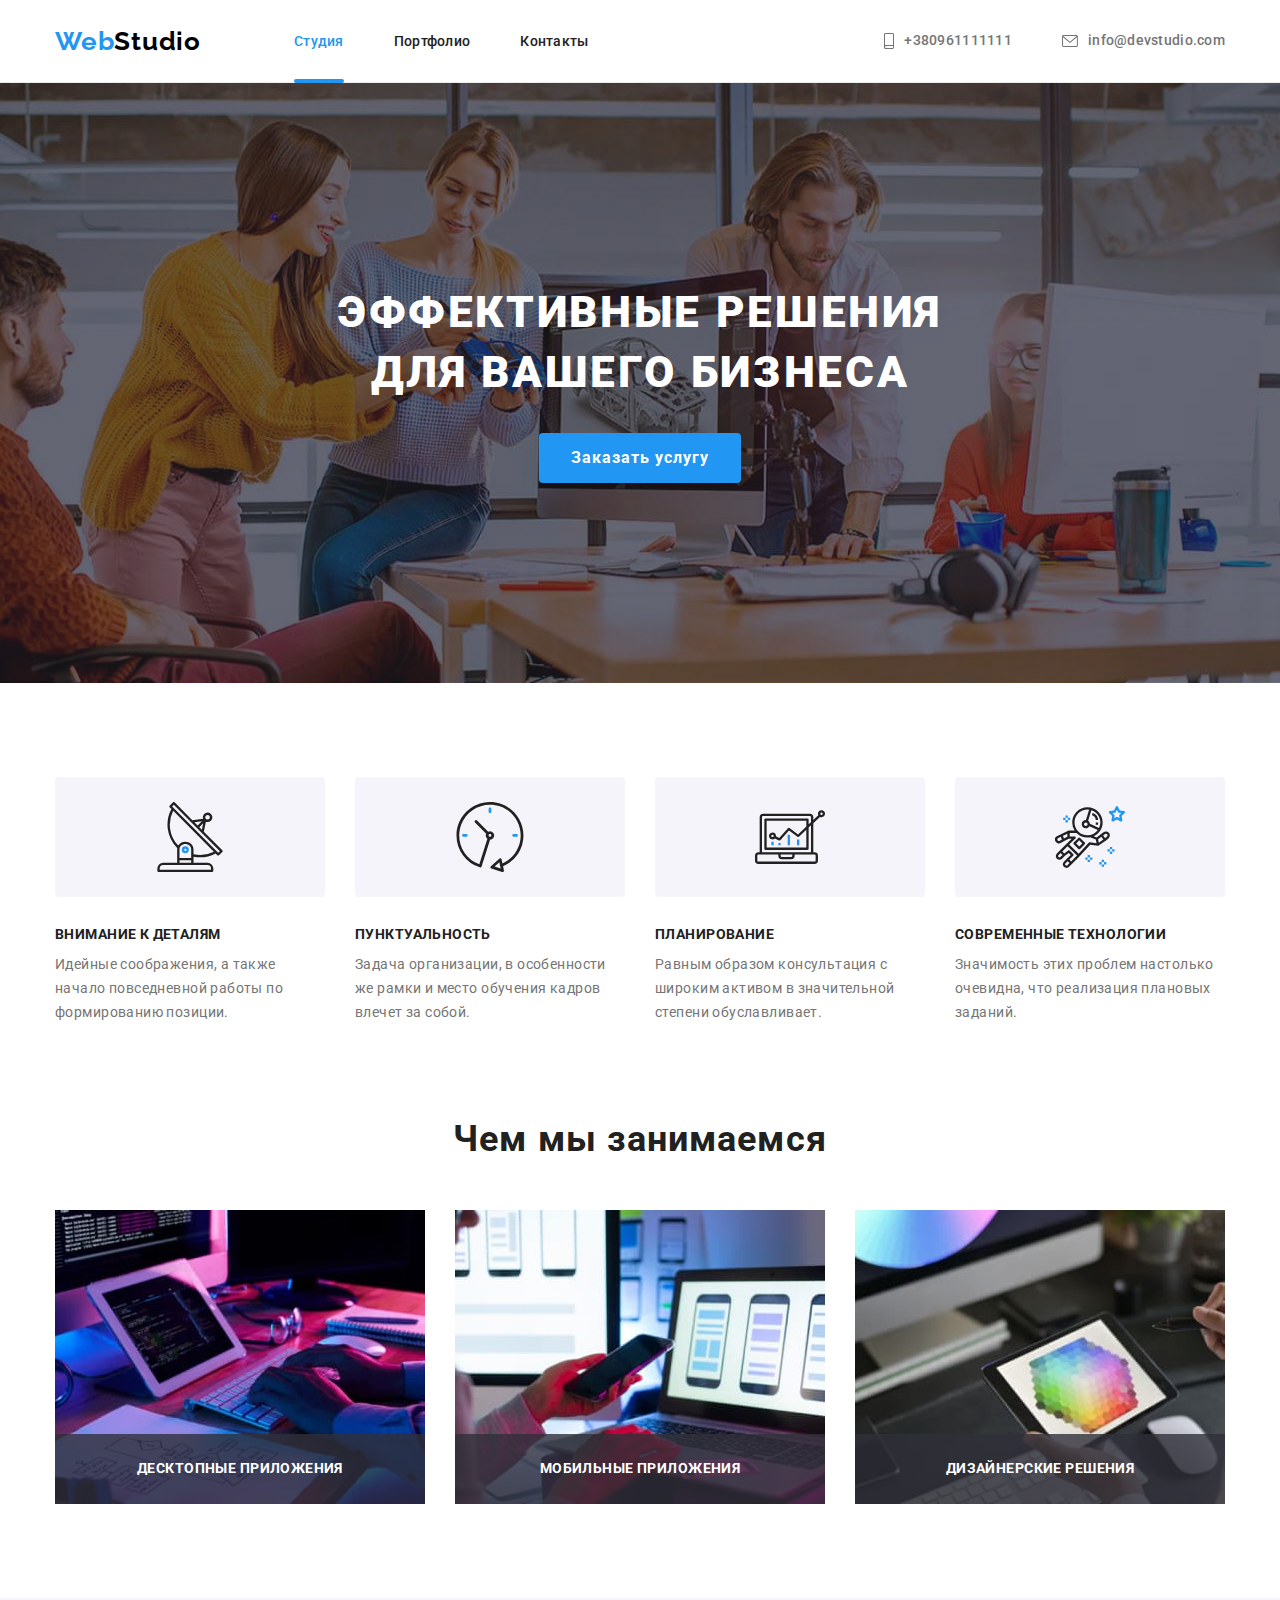
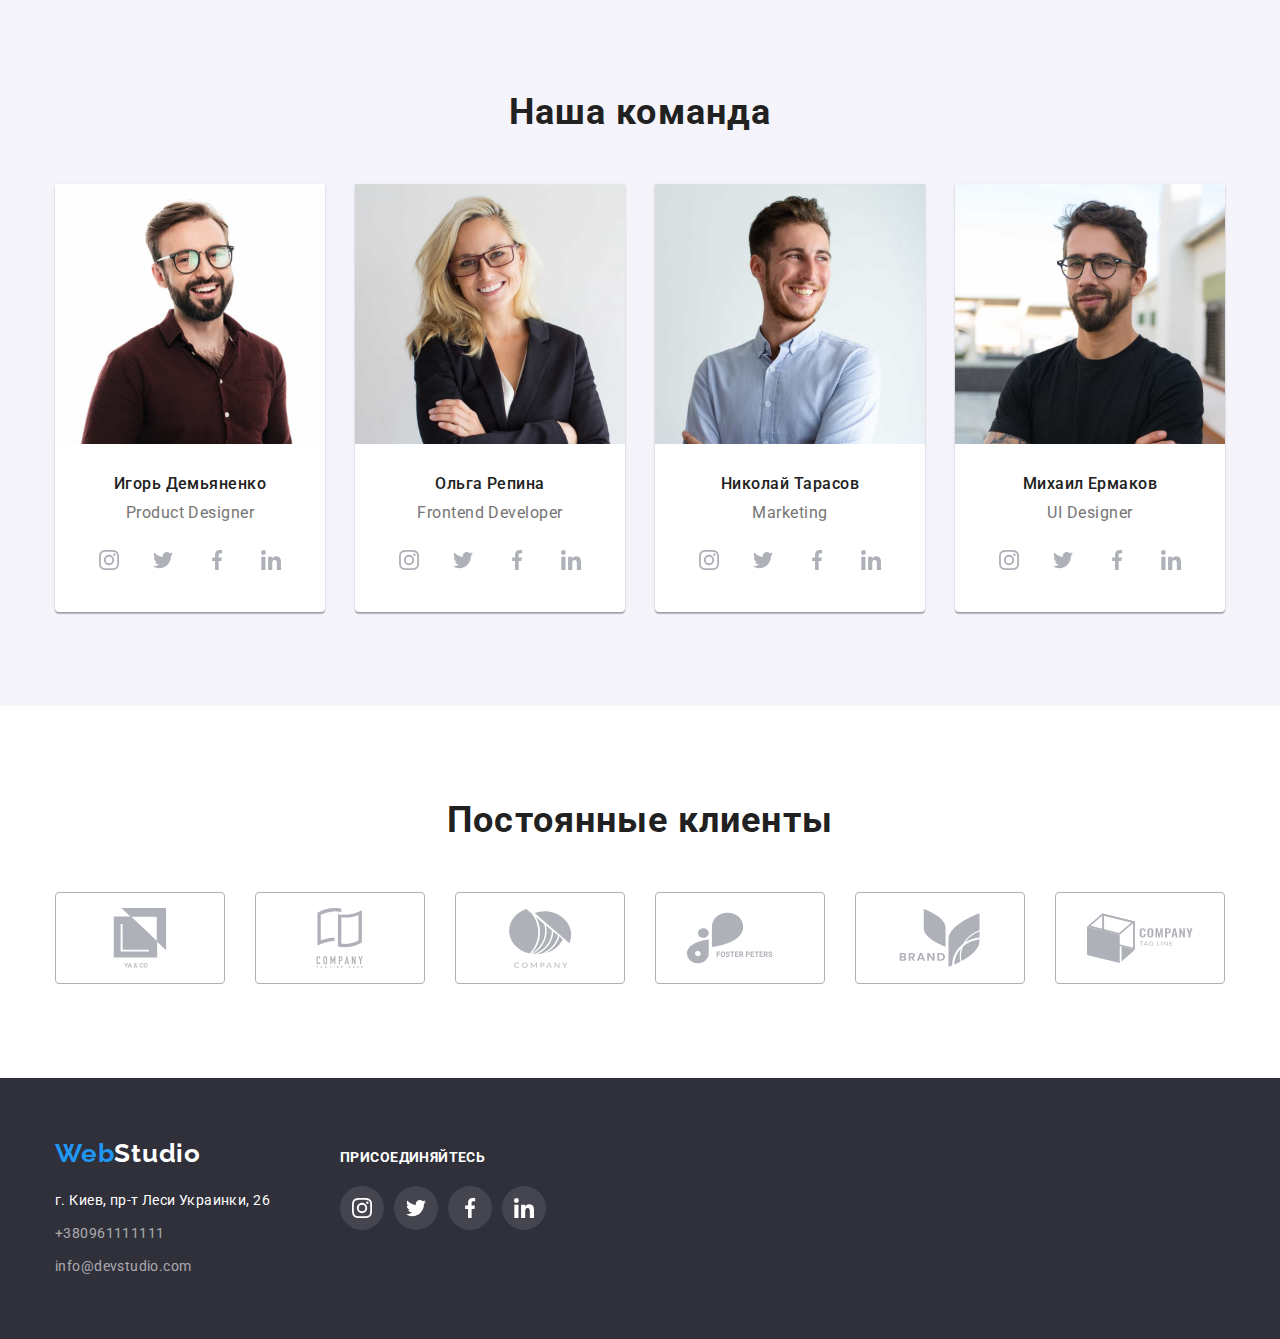
<file: index.html>
<!DOCTYPE html>
<html lang="ru">

<head>
    <meta charset="UTF-8">
    <meta http-equiv="X-UA-Compatible" content="IE=edge">
    <meta name="viewport" content="width=device-width, initial-scale=1.0">
    <title>Document</title>
    <link rel="preconnect" href="https://fonts.googleapis.com">
    <link rel="preconnect" href="https://fonts.gstatic.com" crossorigin>
    <link
        href="https://fonts.googleapis.com/css2?family=Raleway:wght@700&family=Roboto:wght@400;500;700;900&display=swap"
        rel="stylesheet">
    <link rel="stylesheet" href="https://cdnjs.cloudflare.com/ajax/libs/modern-normalize/1.1.0/modern-normalize.css">
    <link rel="stylesheet" href="./css/styles.css">
</head>

<body>
        <!-- ХЕДЕР -->
            <header class="header">
                <div class="container">
                    <nav class="nav">
                        <a href="./index.html" class="logo-header"><span class="logo-color">Web</span>Studio</a>

                        <ul class="nav-list">
                            <li class="item">
                                <a href="./index.html" class="link-header current">Студия</a>
                            </li>
                            <li class="item">
                                <a href="./portfolio.html" class="link-header">Портфолио</a>
                            </li>
                            <li class="item">
                                <a href="#contacts" class="link-header">Контакты</a>
                            </li>
                        </ul>

                    </nav>

                        <ul class="contacts-list">

                            <li class="item">
                                <a href="tel:+380961111111" class="contacts-link">
                                    <svg width="10" height="16" class="icon-contacts">
                                        <use href="./images/symbol-defs-opt.svg#smartphone"></use>
                                    </svg>
                                    +380961111111
                                </a>
                            </li>

                            <li class="item"><a href="mailto:info@devstudio.com" class="contacts-link">
                                <svg width="16" height="12" class="icon-contacts">
                                    <use href="./images/symbol-defs-opt.svg#envelope"></use>
                                </svg>
                                info@devstudio.com
                            </a>
                            </li>
                        </ul>
                </div>
            </header>
        
        <!-- МЕЙН -->
        <main>
        <!-- Секция 1 -->
                <section class="hero">
                    <div class="container">
                        <h1 class="hero-title">Эффективные решения<br>для вашего бизнеса</h1>
                        <button class="btn-hero" type="button" data-modal-open>Заказать услугу</button>
                    </div>
                </section>

        <!-- Секция 2 -->
                <section class="section">
                    <div class="container">

                        <h2 class="visually-hidden">Наши преимущества</h2>

                        <ul class="list-advantages">
                            <li class="item">
                                <div class="icon-benefits">
                                    <svg width="70" height="70">
                                        <use href="./images/symbol-defs-opt.svg#antena"></use>
                                    </svg>
                                </div>
                                <h3 class="hero-second-subtitle">ВНИМАНИЕ К ДЕТАЛЯМ</h3>
                                <p class="hero-second-text">Идейные соображения, а также начало повседневной работы по
                                    формированию позиции.
                                </p>
                            </li>
                            <li class="item">
                                <div class="icon-benefits">
                                    <svg width="70" height="70">
                                        <use href="./images/symbol-defs-opt.svg#clock"></use>
                                    </svg>
                                </div>
                                <h3 class="hero-second-subtitle">ПУНКТУАЛЬНОСТЬ</h3>
                                <p class="hero-second-text">Задача организации, в особенности же рамки и место обучения кадров
                                    влечет за собой.
                                </p>
                            </li>
                            <li class="item">
                                <div class="icon-benefits">
                                    <svg width="70" height="70">
                                        <use href="./images/symbol-defs-opt.svg#diagram"></use>
                                    </svg>
                                </div>
                                <h3 class="hero-second-subtitle">ПЛАНИРОВАНИЕ</h3>
                                <p class="hero-second-text">Равным образом консультация с широким активом в значительной степени
                                    обуславливает.
                                </p>
                            </li>
                            <li class="item">
                                <div class="icon-benefits">
                                    <svg width="70" height="70">
                                        <use href="./images/symbol-defs-opt.svg#astronaut"></use>
                                    </svg>
                                </div>
                                <h3 class="hero-second-subtitle">СОВРЕМЕННЫЕ ТЕХНОЛОГИИ</h3>
                                <p class="hero-second-text">Значимость этих проблем настолько очевидна, что реализация плановых
                                    заданий.
                                </p>
                            </li>
                        </ul>

                    </div>
                </section>
            
        <!-- Секция 3 -->
                <section class="section work">
                    <div class="container">
                        <h2 class="hero-third-title">Чем мы занимаемся</h2>

                        <ul class="image-list">
                            <li class="item list-item">
                                <img src="images/img (1).jpg" alt="печать на клавиатуре" width="370px">
                                <h3 class="image-title">Десктопные приложения</h3>
                            </li>
                            <li class="item list-item">
                                <img src="images/img (2).jpg" alt="ноутбук и телефон в руке" width="370px">
                                <h3 class="image-title">Мобильные приложения</h3>
                                </li>
                            <li class="item list-item">
                                <img src="images/img (3).jpg" alt="цветной гексагон в руке" width="370px">
                                <h3 class="image-title">Дизайнерские решения</h3>
                            </li>
                        </ul>
                    </div>
                </section>
            
        <!-- Секция 4 -->
                <section class="section background">
                    <div class="container">

                        <h2 class="hero-fourth-title">Наша команда</h2>

                        <ul class="list-users">
                            <li class="users">
                                <img class="image-user" src="images/Игорь Демьяненко.jpg" alt="на фото Игорь Демьяненко" width="270px">
                                <div class="user-thumb">
                                    <h3 class="user">Игорь Демьяненко</h3>
                                    <p class="job-user">Product Designer</p>
                                        <ul class="users-social-list">
                                            <li class="item">
                                                <a class="social-links" href="#">
                                                    <svg class="social-icons">
                                                        <use href="./images/symbol-defs-opt.svg#instagram"></use>
                                                    </svg>
                                                </a>
                                            </li>
                                            <li class="item">
                                                <a class="social-links" href="#">
                                                    <svg class="social-icons">
                                                        <use href="./images/symbol-defs-opt.svg#twitter"></use>
                                                    </svg>
                                                </a>
                                            </li>
                                            <li class="item">
                                            <a class="social-links" href="#">
                                                <svg class="social-icons">
                                                    <use href="./images/symbol-defs-opt.svg#facebook"></use>
                                                </svg>
                                            </a>
                                            </li>
                                            <li class="item">
                                                <a class="social-links" href="#">
                                                    <svg class="social-icons">
                                                        <use href="./images/symbol-defs-opt.svg#linkedin"></use>
                                                    </svg>
                                                </a>
                                            </li>
                                        </ul>
                                </div>
                             </li>
                            <li class="users">
                                <img class="image-user" src="images/Ольга Репина.jpg" alt="на фото Ольга Репина" width="270px">
                                <div class="user-thumb">
                                    <h3 class="user">Ольга Репина</h3>
                                    <p class="job-user">Frontend Developer</p>
                                        <ul class="users-social-list">
                                            <li class="item">
                                                <a class="social-links" href="#">
                                                    <svg class="social-icons">
                                                        <use href="./images/symbol-defs-opt.svg#instagram"></use>
                                                    </svg>
                                                </a>
                                            </li>
                                            <li class="item">
                                                <a class="social-links" href="#">
                                                    <svg class="social-icons">
                                                        <use href="./images/symbol-defs-opt.svg#twitter"></use>
                                                    </svg>
                                                </a>
                                            </li>
                                            <li class="item">
                                                <a class="social-links" href="#">
                                                    <svg class="social-icons">
                                                        <use href="./images/symbol-defs-opt.svg#facebook"></use>
                                                    </svg>
                                                </a>
                                            </li>
                                            <li class="item">
                                                <a class="social-links" href="#">
                                                    <svg class="social-icons">
                                                        <use href="./images/symbol-defs-opt.svg#linkedin"></use>
                                                    </svg>
                                                </a>
                                            </li>
                                        </ul>
                                </div>
                            </li>
                            <li class="users">
                                <img class="image-user" src="images/Николай Тарасов.jpg" alt="на фото Николай Тарасов" width="270px">
                                <div class="user-thumb">
                                    <h3 class="user">Николай Тарасов</h3>
                                    <p class="job-user">Marketing</p>
                                        <ul class="users-social-list">
                                            <li class="item">
                                                <a class="social-links" href="#">
                                                    <svg class="social-icons">
                                                        <use href="./images/symbol-defs-opt.svg#instagram"></use>
                                                    </svg>
                                                </a>
                                            </li>
                                            <li class="item">
                                                <a class="social-links" href="#">
                                                    <svg class="social-icons">
                                                        <use href="./images/symbol-defs-opt.svg#twitter"></use>
                                                    </svg>
                                                </a>
                                            </li>
                                            <li class="item">
                                                <a class="social-links" href="#">
                                                    <svg class="social-icons">
                                                        <use href="./images/symbol-defs-opt.svg#facebook"></use>
                                                    </svg>
                                                </a>
                                            </li>
                                            <li class="item">
                                                <a class="social-links" href="#">
                                                    <svg class="social-icons">
                                                        <use href="./images/symbol-defs-opt.svg#linkedin"></use>
                                                    </svg>
                                                </a>
                                            </li>
                                        </ul>
                                </div>
                            </li>
                            <li class="users">
                                <img class="image-user" src="images/Михаил Ермаков.jpg" alt="на фото Михаил Ермаков" width="270px">
                                <div class="user-thumb">
                                    <h3 class="user">Михаил Ермаков</h3>
                                    <p class="job-user">UI Designer</p>
                                        <ul class="users-social-list">
                                            <li class="item">
                                                <a class="social-links" href="#">
                                                    <svg class="social-icons">
                                                        <use href="./images/symbol-defs-opt.svg#instagram"></use>
                                                    </svg>
                                                </a>
                                            </li>
                                            <li class="item">
                                                <a class="social-links" href="#">
                                                    <svg class="social-icons">
                                                        <use href="./images/symbol-defs-opt.svg#twitter"></use>
                                                    </svg>
                                                </a>
                                            </li>
                                            <li class="item">
                                                <a class="social-links" href="#">
                                                    <svg class="social-icons">
                                                        <use href="./images/symbol-defs-opt.svg#facebook"></use>
                                                    </svg>
                                                </a>
                                            </li>
                                            <li class="item">
                                                <a class="social-links" href="#">
                                                    <svg class="social-icons">
                                                        <use href="./images/symbol-defs-opt.svg#linkedin"></use>
                                                    </svg>
                                                </a>
                                            </li>
                                        </ul>
                                </div>
                            </li>
                        </ul>
                    </div>
                </section>

        <!-- Секция 5 -->
                <section class="section">
                    <div class="container">
                        <h2 class="hero-fifth-title">Постоянные клиенты</h2>
                            <ul class="customers-list">
                                <li class="item">
                                    <a class="customers-link" href="#">
                                        <svg class="customers-icon" width="106" height="60">
                                            <use href="./images/symbol-defs-opt.svg#group-1"></use>
                                        </svg>
                                    </a>
                                </li>
                                <li class="item">
                                    <a class="customers-link" href="#">
                                        <svg class="customers-icon" width="106" height="60">
                                            <use href="./images/symbol-defs-opt.svg#group-2"></use>
                                        </svg>
                                    </a>
                                </li> 
                                <li class="item">
                                    <a class="customers-link" href="#">
                                        <svg class="customers-icon" width="106" height="60">
                                            <use href="./images/symbol-defs-opt.svg#group-3"></use>
                                        </svg>
                                    </a>
                                </li> 
                                <li class="item">
                                    <a class="customers-link" href="#">
                                        <svg class="customers-icon" width="106" height="60">
                                            <use href="./images/symbol-defs-opt.svg#group-4"></use>
                                        </svg>
                                    </a>
                                </li> 
                                <li class="item">
                                    <a class="customers-link" href="#">
                                        <svg class="customers-icon" width="106" height="60">
                                            <use href="./images/symbol-defs-opt.svg#group-5"></use>
                                        </svg>
                                    </a>
                                </li> 
                                <li class="item">
                                    <a class="customers-link" href="#">
                                        <svg class="customers-icon" width="106" height="60">
                                            <use href="./images/symbol-defs-opt.svg#group-6"></use>
                                        </svg>
                                    </a>
                                </li>
                            </ul>
                    </div>
                </section>
        </main
        <!-- ФУТЕР -->
            <footer class="footer" id="contacts">
                <div class="container flex">
                    <div>
                        <a href="./index.html" class="logo-footer"><span class="logo-color">Web</span>Studio</a>
                        <address>
                            <ul class="contacts-list-footer">
                                <li class="item">
                                    <a href="" class="address">г. Киев, пр-т Леси Украинки, 26</a>
                                </li>
                                <li class="item">
                                    <a href="tel:+380961111111" class="contacts-footer .tel">+380961111111</a>
                                </li>
                                <li>
                                    <a href="mailto:info@devstudio.com" class="contacts-footer .mail">info@devstudio.com</a>
                                </li>
                            </ul>
                        </address>
                    </div>
                    <div class="connect-thumb">
                        <h3 class="connect">Присоединяйтесь</h3>
                            <ul class="footer-social-list">
                                <li class="item">
                                    <a class="footer-social-links" href="#">
                                        <svg class="footer-social-icons">
                                            <use href="./images/symbol-defs-opt.svg#instagram"></use>
                                        </svg>
                                    </a>
                                </li>
                                <li class="item">
                                    <a class="footer-social-links" href="#">
                                        <svg class="footer-social-icons">
                                            <use href="./images/symbol-defs-opt.svg#twitter"></use>
                                        </svg>
                                    </a>
                                </li>
                                <li class="item">
                                    <a class="footer-social-links" href="#">
                                        <svg class="footer-social-icons">
                                            <use href="./images/symbol-defs-opt.svg#facebook"></use>
                                        </svg>
                                    </a>
                                </li>
                                <li class="item">
                                    <a class="footer-social-links" href="#">
                                        <svg class="footer-social-icons">
                                            <use href="./images/symbol-defs-opt.svg#linkedin"></use>
                                        </svg>
                                    </a>
                                </li>
                            </ul>
                    </div>
                </div>
            </footer>

        <!-- Модальное окно -->
                <div class="backdrop is-hidden" data-modal>
                    <div class="modal">
                        <button class="modal-close" data-modal-close>
                                <svg class="close" width="18" height="18">
                                    <use href="./images/symbol-defs-opt.svg#icon-close"></use>
                                </svg>
                        </button>
                    </div>
               </div> 
        <!-- СКРИПТ -->
        <script src="./js/modal.js"></script>
</body>

</html>
</file>
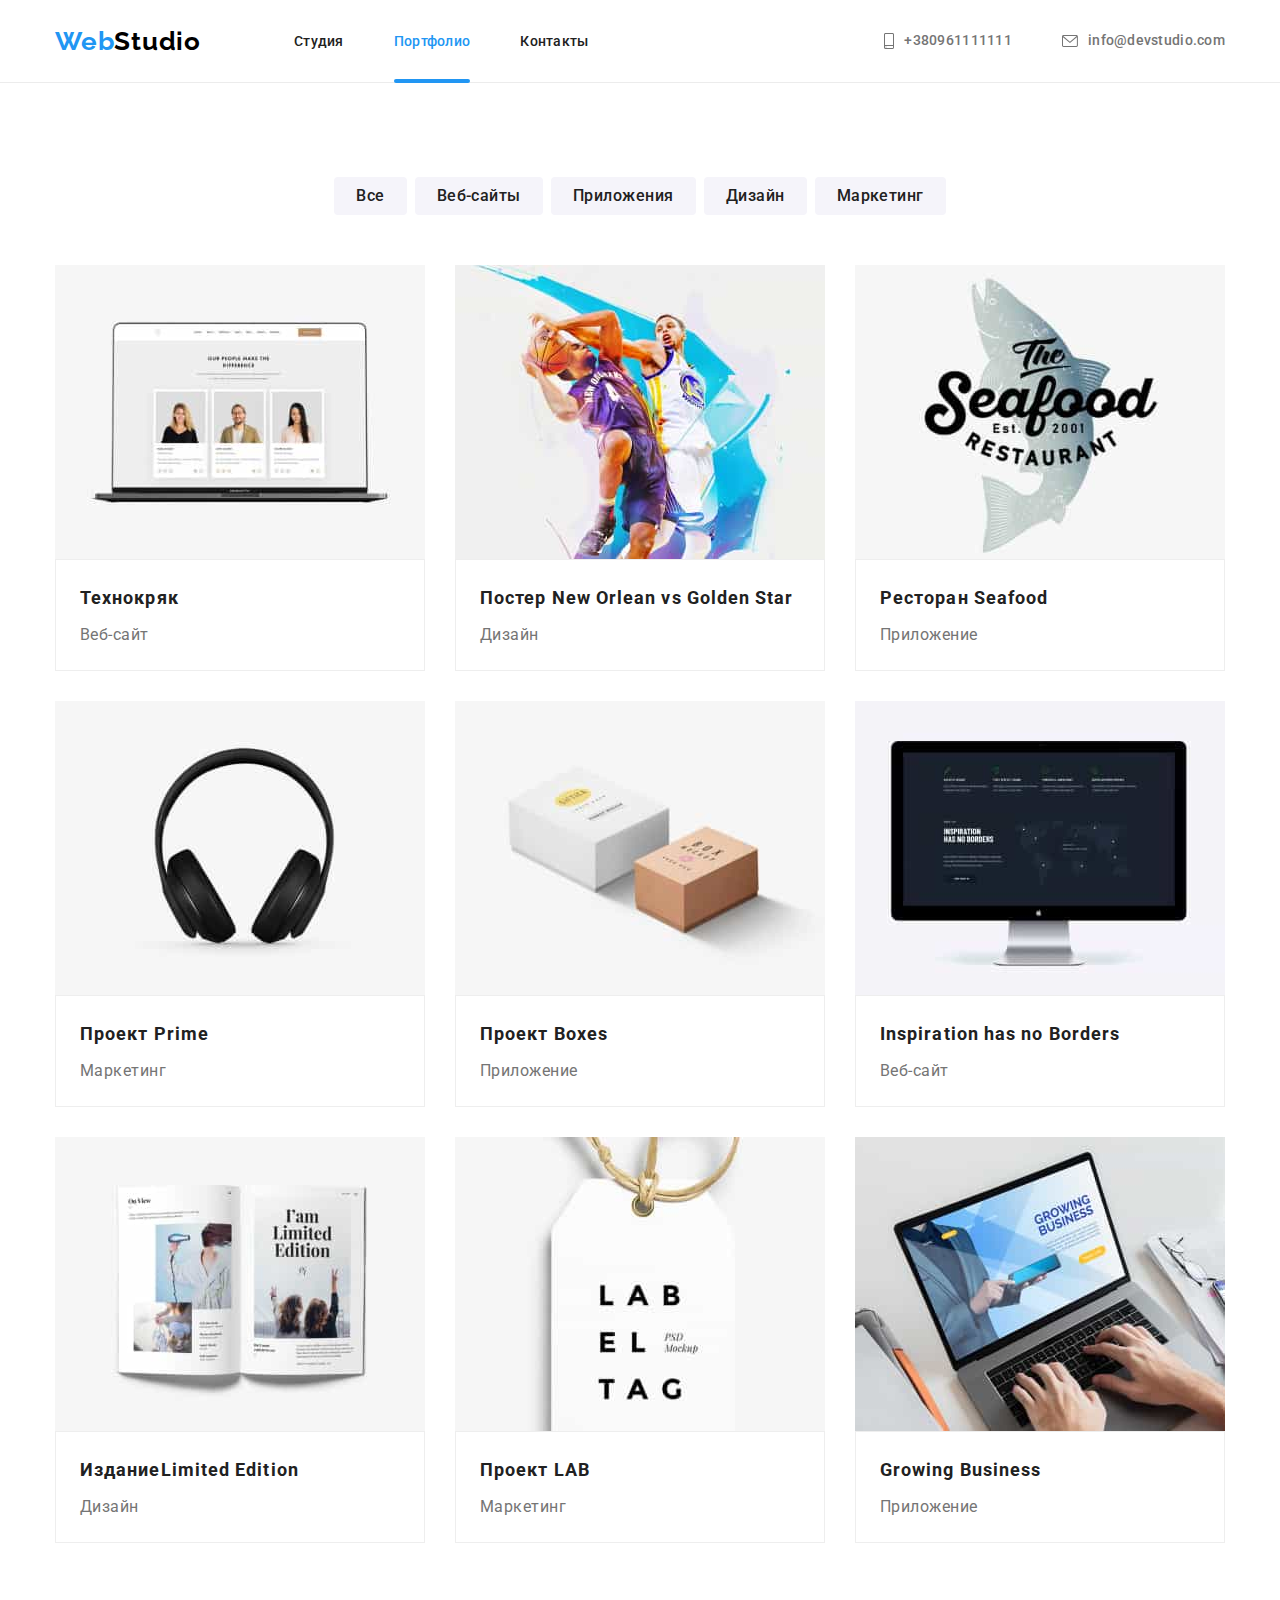
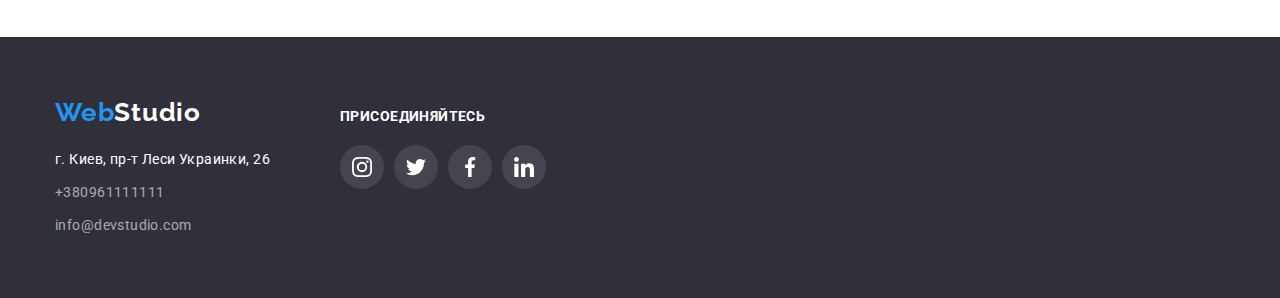
<file: portfolio.html>
<!DOCTYPE html>
<html lang="ru">

<head>
    <meta charset="UTF-8">
    <meta http-equiv="X-UA-Compatible" content="IE=edge">
    <meta name="viewport" content="width=device-width, initial-scale=1.0">
    <title>Document</title>
    <link rel="preconnect" href="https://fonts.googleapis.com">
    <link rel="preconnect" href="https://fonts.gstatic.com" crossorigin>
    <link
        href="https://fonts.googleapis.com/css2?family=Raleway:wght@700&family=Roboto:wght@400;500;700;900&display=swap"
        rel="stylesheet">
    <link rel="stylesheet" href="https://cdnjs.cloudflare.com/ajax/libs/modern-normalize/1.1.0/modern-normalize.css">
    <link rel="stylesheet" href="./css/styles.css">
</head>

<body>

    <!-- ХЕДЕР -->
        <header class="header">
            <div class="container">
                <nav class="nav">
                    <a href="./index.html" class="logo-header"><span class="logo-color">Web</span>Studio</a>
        
                    <ul class="nav-list">
                        <li class="item">
                            <a href="./index.html" class="link-header">Студия</a>
                        </li>
                        <li class="item">
                            <a href="./portfolio.html" class="link-header current">Портфолио</a>
                        </li>
                        <li class="item">
                            <a href="#contacts" class="link-header">Контакты</a>
                        </li>
                    </ul>
        
                </nav>
                <ul class="contacts-list">
                    <li class="item">
                        <a href="tel:+380961111111" class="contacts-link">
                            <svg width="10" height="16" class="icon-contacts">
                                <use href="./images/symbol-defs-opt.svg#smartphone"></use>
                            </svg>
                            +380961111111
                        </a>
                    </li>
                
                    <li class="item">
                        <a href="mailto:info@devstudio.com" class="contacts-link">
                            <svg width="16" height="12" class="icon-contacts">
                                <use href="./images/symbol-defs-opt.svg#envelope"></use>
                            </svg>
                            info@devstudio.com
                        </a>
                    </li>
                </ul>
            </div>
        </header>
        <main>
            <section class="section">
                <div class="container">
                    <h1 class="visually-hidden">Портфолио</h1>
                    <ul class="list-btn list-decoration">
                        <li class="item"><button type="button" class="btn-portfolio">Все</button></li>
                        <li class="item"><button type="button" class="btn-portfolio">Веб-сайты</button></li>
                        <li class="item"><button type="button" class="btn-portfolio">Приложения</button></li>
                        <li class="item"><button type="button" class="btn-portfolio">Дизайн</button></li>
                        <li class="item"><button type="button" class="btn-portfolio">Маркетинг</button></li>
                    </ul>
                    
                    <ul class="project-list">
                        <li class="item">
                            <a class="portfolio-link" href="#">
                                <div class="portfolio-box">
                                    <img src="./images/num7.jpg" alt="ноутбук" width="370">
                                    <div class="overlay">
                                        <p>Технокряк это современная площадка распространения коронавируса. Компании используют эту платформу для цифрового
                                            шпионажа и атак на защищённые сервера конкурентов.</p>
                                    </div>
                                </div>
                                <div class="portfolio-thumb">
                                    <h2 class="portfolio-name">Технокряк</h2>
                                    <p class="portfolio-project">Веб-сайт</p>
                                </div>
                            </a>
                        </li>
                        <li class="item">
                            <a class="portfolio-link" href="#">
                                <div class="portfolio-box">
                                    <img src="./images/num8.jpg" alt="баскетболисты" width="370">
                                    <div class="overlay">
                                        <p>Технокряк это современная площадка распространения коронавируса. Компании используют эту платформу для цифрового
                                            шпионажа и атак на защищённые сервера конкурентов.</p>
                                    </div>
                                </div>
                                <div class="portfolio-thumb">
                                    <h2 class="portfolio-name">Постер <span lang="en">New Orlean vs Golden Star</span></h2>
                                    <p class="portfolio-project">Дизайн</p>
                                </div>
                            </a>
                        </li>
                        <li class="item">
                            <a class="portfolio-link" href="#">
                                <div class="portfolio-box">
                                    <img src="./images/num9.jpg" alt="логотип ресторана Seafood" width="370">
                                    <div class="overlay">
                                        <p>Технокряк это современная площадка распространения коронавируса. Компании используют эту платформу для цифрового
                                        шпионажа и атак на защищённые сервера конкурентов.</p>
                                    </div>
                                </div>
                                <div class="portfolio-thumb">
                                    <h2 class="portfolio-name">Ресторан <span lang="en">Seafood</span></h2>
                                    <p class="portfolio-project">Приложение</p>
                                </div>
                            </a>
                        </li>
                        <li class="item">
                            <a class="portfolio-link" href="#">
                                <div class="portfolio-box">
                                    <img src="./images/num4.jpg" alt="наушники" width="370">
                                    <div class="overlay">
                                        <p>Технокряк это современная площадка распространения коронавируса. Компании используют эту платформу для цифрового
                                            шпионажа и атак на защищённые сервера конкурентов.</p>
                                    </div>
                                </div>
                                <div class="portfolio-thumb">
                                    <h2 class="portfolio-name">Проект <span lang="en">Prime</span></h2>
                                    <p class="portfolio-project">Маркетинг</p>
                                </div>
                            </a>
                        </li>
                        <li class="item">
                            <a class="portfolio-link" href="#">
                                <div class="portfolio-box">
                                    <img src="./images/num5.jpg" alt="коробки" width="370">
                                    <div class="overlay">
                                        <p>Технокряк это современная площадка распространения коронавируса. Компании используют эту платформу для цифрового
                                            шпионажа и атак на защищённые сервера конкурентов.</p>
                                    </div>
                                </div>
                                <div class="portfolio-thumb">
                                    <h2 class="portfolio-name">Проект <span lang="en">Boxes</span></h2>
                                    <p class="portfolio-project">Приложение</p>
                                </div>
                            </a>
                        </li>
                        <li class="item">
                            <a class="portfolio-link" href="#">
                                <div class="portfolio-box">
                                    <img src="./images/num6.jpg" alt="монитор" width="370">
                                    <div class="overlay">
                                        <p>Технокряк это современная площадка распространения коронавируса. Компании используют эту платформу для цифрового
                                            шпионажа и атак на защищённые сервера конкурентов.</p>
                                    </div>
                                </div>
                                <div class="portfolio-thumb">
                                    <h2 lang="en" class="portfolio-name">Inspiration has no Borders</h2>
                                    <p class="portfolio-project">Веб-сайт</p>
                                </div>
                            </a>
                        </li>
                        <li class="item">
                            <a class="portfolio-link" href="#">
                                <div class="portfolio-box">
                                    <img src="./images/num1.jpg" alt="книга" width="370">
                                    <div class="overlay">
                                        <p>Технокряк это современная площадка распространения коронавируса. Компании используют эту платформу для цифрового
                                            шпионажа и атак на защищённые сервера конкурентов.</p>
                                    </div>
                                </div>
                                <div class="portfolio-thumb">
                                    <h2 class="portfolio-name">Издание<span lang="en">Limited Edition</span></h2>
                                    <p class="portfolio-project">Дизайн</p>
                                </div>
                            </a>
                        </li>
                        <li class="item">
                            <a class="portfolio-link" href="#">
                                <div class="portfolio-box">
                                    <img src="./images/num2.jpg" alt="бирка" width="370">
                                    <div class="overlay">
                                        <p>Технокряк это современная площадка распространения коронавируса. Компании используют эту платформу для цифрового
                                            шпионажа и атак на защищённые сервера конкурентов.</p>
                                    </div>
                                </div>
                                <div class="portfolio-thumb">
                                    <h2 class="portfolio-name">Проект <span lang="en">LAB</span></h2>
                                    <p class="portfolio-project">Маркетинг</p>
                                </div>
                            </a>
                        </li>
                        <li class="item">
                            <a class="portfolio-link" href="#">
                                <div class="portfolio-box">
                                    <img src="./images/num3.jpg" alt=" ноутбук на котором печатают" width="370">
                                    <div class="overlay">
                                        <p>Технокряк это современная площадка распространения коронавируса. Компании используют эту платформу для цифрового
                                            шпионажа и атак на защищённые сервера конкурентов.</p>
                                    </div>
                                </div>
                                <div class="portfolio-thumb">
                                    <h2 lang="en" class="portfolio-name">Growing Business</h2>
                                    <p class="portfolio-project">Приложение</p>
                                </div>
                            </a>
                        </li>
                    </ul>
                </div>  
            </section>
        </main>
        <!-- ФУТЕР -->
        <footer class="footer" id="contacts">
            <div class="container flex">
                <div>
                    <a href="./index.html" class="logo-footer"><span class="logo-color">Web</span>Studio</a>
                    <address>
                        <ul class="contacts-list-footer">
                            <li class="item"><a href="" class="address">г. Киев, пр-т Леси Украинки, 26</a></li>
                            <li class="item"><a href="tel:+380961111111" class="contacts-footer .tel">+380961111111</a></li>
                            <li><a href="mailto:info@devstudio.com" class="contacts-footer .mail">info@devstudio.com</a></li>
                        </ul>
                    </address>
                </div>
                <div class="connect-thumb">
                    <h3 class="connect">Присоединяйтесь</h3>

                    <ul class="footer-social-list">
                        <li class="item">
                            <a class="footer-social-links" href="#">
                                <svg class="footer-social-icons">
                                    <use href="./images/symbol-defs-opt.svg#instagram"></use>
                                </svg>
                            </a>
                        </li>
                        <li class="item">
                            <a class="footer-social-links" href="#">
                                <svg class="footer-social-icons">
                                    <use href="./images/symbol-defs-opt.svg#twitter"></use>
                                </svg>
                            </a>
                        </li>
                        <li class="item">
                            <a class="footer-social-links" href="#">
                                <svg class="footer-social-icons">
                                    <use href="./images/symbol-defs-opt.svg#facebook"></use>
                                </svg>
                            </a>
                        </li>
                        <li class="item">
                            <a class="footer-social-links"href="#">
                                <svg class="footer-social-icons">
                                    <use href="./images/symbol-defs-opt.svg#linkedin"></use>
                                </svg>
                            </a>
                        </li>
                    </ul>
                </div>
            </div>
        </footer>
</body>

</html>
</file>
<file: css/styles.css>
body {
  font-family: 'Roboto', sans-serif;
  color: var(--title-color);
}
img {
  display: block;
  min-width: 100%;
  height: auto;
}
.container {
  width: 1200px;
  padding-left: 15px;
  padding-right: 15px;
  margin-left: auto;
  margin-right: auto;
}

:root {
  --title-color: #212121;
  --subtitle-color: #757575;
  --hover-focus-color: #2196f3;
  --logo-color-light: #ffffff;
  --logo-color-dark: #000000;
  --icons: #afb1b8;
}
.contacts-link:hover,
.contacts-link:focus {
  color: var(--hover-focus-color);
  cursor: pointer;
}
.link-header:hover,
.link-header:focus {
  color: var(--hover-focus-color);
  cursor: pointer;
}
.nav-list .current {
  color: var(--hover-focus-color);
}
.link-header {
  color: var(--title-color);
  transition-property: color;
  transition-duration: 250ms;
  transition-timing-function: cubic-bezier(0.4, 0, 0.2, 1);
}
ul {
  list-style: none;
  margin: 0;
  padding: 0;
}
a {
  text-decoration: none;
}
p,
h1,
h2,
h3 {
  margin: 0;
}
.visually-hidden {
  position: absolute;
  white-space: nowrap;
  width: 1px;
  height: 1px;
  overflow: hidden;
  border: 0;
  padding: 0;
  clip: rect(0 0 0 0);
  clip-path: inset(50%);
  margin: -1px;
}
.section {
  padding-top: 94px;
  padding-bottom: 94px;
}
/*хедер*/
.link-header.current {
  position: relative;
}
.link-header.current::after {
  content: '';
  display: block;
  width: 100%;
  height: 4px;
  background-color: #2196f3;
  border-radius: 2px;
  position: absolute;
  bottom: -34px;
}
.header {
  align-items: center;
  border-bottom: 1px solid #ececec;
}
.header .container {
  display: flex;
  align-items: center;
}
.nav {
  display: flex;
  align-items: center;
}
.nav-list {
  display: flex;
  align-items: center;
  padding-top: 32px;
  padding-bottom: 32px;
}

.nav-list .item + .item {
  margin-left: 50px;
}

.logo-header {
  font-family: 'Raleway';
  font-weight: 700;
  font-size: 26px;
  line-height: 1.19;
  letter-spacing: 0.03em;
  color: var(--logo-color-dark);

  margin-right: 93px;
}
.logo-color {
  color: var(--hover-focus-color);
}
.nav-list .link-header {
  font-weight: 500;
  font-size: 14px;
  line-height: 1.14;
  letter-spacing: 0.02em;

  cursor: pointer;
}
.contacts-list {
  display: flex;
  margin-left: auto;
}
.contacts-list .item + .item {
  margin-left: 50px;
}
.contacts-link {
  font-weight: 500;
  font-size: 14px;
  line-height: 1.14;
  letter-spacing: 0.02em;
  color: var(--subtitle-color);
  padding-top: 32px;
  padding-bottom: 32px;
  display: flex;
  align-items: center;
  transition-property: color;
  transition-duration: 250ms;
  transition-timing-function: cubic-bezier(0.4, 0, 0.2, 1);
}
.icon-contacts {
  margin-right: 10px;
  fill: currentColor;
}

/* МЕЙН */
/* Секция 1 */
.hero {
  background-image: linear-gradient(rgba(47, 48, 58, 0.4), rgba(47, 48, 58, 0.4)), url(../images/hero.jpg);
  padding-top: 200px;
  padding-bottom: 200px;
  background-repeat: no-repeat;
  background-size: cover;
  max-width: 1600px;
  margin-left: auto;
  margin-right: auto;
  background-position: 50% 50%;
  background-color: #2f303a;
}

.hero-title {
  font-weight: 900;
  font-size: 44px;
  line-height: 1.36;
  text-align: center;
  letter-spacing: 0.06em;
  text-transform: uppercase;
  color: #ffffff;
  margin-bottom: 30px;
}
.btn-hero {
  font-weight: 700;
  font-size: 16px;
  line-height: 1.87;
  letter-spacing: 0.06em;

  color: #ffffff;
  background: var(--hover-focus-color);
  box-shadow: 0px 4px 4px rgba(0, 0, 0, 0.15);
  border-radius: 4px;
  cursor: pointer;

  margin-left: auto;
  margin-right: auto;
  padding: 10px 32px;

  display: block;
  border: none;
  border-radius: 4px;
}
/* Секция 2 */
.list-advantages {
  display: flex;
}
.list-advantages .item + .item {
  margin-left: 30px;
}
.icon-benefits {
  width: 270px;
  height: 120px;
  background: #f5f4fa;
  border-radius: 4px;

  margin-bottom: 30px;
  display: flex;
  align-items: center;
  justify-content: center;
}
.hero-second-subtitle {
  font-weight: 700;
  font-size: 14px;
  line-height: 1.14;
  letter-spacing: 0.03em;
  text-transform: uppercase;
  color: var(--title-color);
  margin-bottom: 10px;
}
.hero-second-text {
  font-size: 14px;
  line-height: 1.71;
  letter-spacing: 0.03em;
  color: var(--subtitle-color);
  width: 270px;
}
/* Секция 3 */
.work {
  padding-top: 0;
}
.hero-third-title {
  font-weight: 700;
  font-size: 36px;
  line-height: 1.16;
  text-align: center;
  letter-spacing: 0.03em;
  color: var(--title-color);
  margin-bottom: 50px;
}
.image-list {
  display: flex;
}
.list-item {
  position: relative;
}
.image-list .item + .item {
  margin-left: 30px;
}
.image-title {
  display: flex;
  align-items: center;
  justify-content: center;
  position: absolute;
  text-transform: uppercase;
  height: 70px;

  font-weight: 700;
  font-size: 14px;
  line-height: 1.14;
  text-align: center;
  letter-spacing: 0.03em;
  text-transform: uppercase;

  width: 100%;
  bottom: 0;
  background-color: rgba(47, 48, 58, 0.8);
  text-align: center;
  color: #ffffff;
}
/* Секция 4 */
.background {
  background-color: #f5f4fa;
}
.hero-fourth-title {
  font-weight: 700;
  font-size: 36px;
  line-height: 1.16;
  text-align: center;
  letter-spacing: 0.03em;
  color: var(--title-color);
  margin-bottom: 50px;
}
.list-users {
  display: flex;
  text-align: center;
}
.list-users .users + .users {
  margin-left: 30px;
}
.list-users .users {
  background: #ffffff;
  box-shadow: 0px 1px 3px rgba(0, 0, 0, 0.12), 0px 1px 1px rgba(0, 0, 0, 0.14), 0px 2px 1px rgba(0, 0, 0, 0.2);
  border-radius: 0px 0px 4px 4px;
}
.user-thumb {
  padding-top: 30px;
  padding-bottom: 30px;
}
.user {
  font-weight: 500;
  font-size: 16px;
  line-height: 1.19;
  letter-spacing: 0.03em;
  color: var(--title-color);
  width: 270px;
  margin-bottom: 10px;
}
.job-user {
  font-size: 16px;
  line-height: 1.19;
  letter-spacing: 0.03em;
  color: var(--subtitle-color);
  margin-bottom: 16px;
}
.users-social-list {
  display: flex;
  justify-content: center;
}
.users-social-list .item + .item {
  margin-left: 10px;
}
.social-links {
  display: flex;
  justify-content: center;
  align-items: center;
  fill: var(--icons);

  width: 44px;
  height: 44px;
  border-radius: 50px;

  transition-property: fill, background-color;
  transition-duration: 250ms;
  transition-timing-function: cubic-bezier(0.4, 0, 0.2, 1);
}
.social-icons {
  width: 20px;
  height: 20px;
}
.social-links:hover,
.social-links:focus {
  fill: #ffffff;
  background-color: var(--hover-focus-color);
}

/* Секция 5 */
.hero-fifth-title {
  font-weight: 700;
  font-size: 36px;
  line-height: 1.16;
  text-align: center;
  letter-spacing: 0.03em;
  color: var(--title-color);
  margin-bottom: 50px;
}
.customers-list {
  display: flex;
  align-items: center;
  justify-content: space-between;
}
.customers-list .item {
  width: 170px;
  height: 92px;
}
.customers-link {
  display: flex;
  justify-content: center;
  align-items: center;
  border: 1px solid #afb1b8;
  border-radius: 4px;
  width: 100%;
  height: 100%;
  color: var(--icons);
  transition-property: color, border, fill;
  transition-duration: 250ms;
  transition-timing-function: cubic-bezier(0.4, 0, 0.2, 1);
}
.customers-icon {
  fill: currentColor;
}
.customers-link:hover,
.customers-link:focus {
  color: var(--hover-focus-color);
  border-color: var(--hover-focus-color);
}
/* ФУТЕР */
.footer {
  background-color: #2f303a;
  padding-top: 60px;
  padding-bottom: 60px;
}
.logo-footer {
  font-family: 'Raleway';
  font-weight: 700;
  font-size: 26px;
  line-height: 1.19;
  letter-spacing: 0.03em;
  color: var(--logo-color-light);
}
.contacts-list-footer {
  margin-top: 20px;
}
.contacts-list-footer .item {
  margin-bottom: 9px;
}
.address {
  font-style: normal;
  font-size: 14px;
  line-height: 1.71;
  letter-spacing: 0.03em;
  color: #ffffff;
}
.contacts-footer {
  font-style: normal;
  font-size: 14px;
  line-height: 1.71;
  letter-spacing: 0.03em;
  color: rgba(255, 255, 255, 0.6);
}
.connect-thumb {
  margin-left: 70px;
}
.connect {
  color: #ffffff;
  font-weight: 700;
  font-size: 14px;
  line-height: 1.14;
  letter-spacing: 0.03em;
  text-transform: uppercase;
  margin-bottom: 20px;
}
.flex {
  display: flex;
  align-items: baseline;
}

.footer-social-list {
  display: flex;
}
.footer-social-list .item + .item {
  margin-left: 10px;
}
.footer-social-links {
  display: flex;
  justify-content: center;
  align-items: center;
  fill: #ffffff;

  width: 44px;
  height: 44px;
  border-radius: 50px;
  background-color: rgba(255, 255, 255, 0.1);

  transition-property: background-color, fill;
  transition-duration: 250ms;
  transition-timing-function: cubic-bezier(0.4, 0, 0.2, 1);
}
.footer-social-icons {
  width: 20px;
  height: 20px;
}
.footer-social-links:hover,
.footer-social-links:focus {
  fill: #ffffff;
  background-color: var(--hover-focus-color);
}
/* ПОРТФОЛИО */
/* Секция 1 */
/* КНОПКИ */
.btn-portfolio:hover,
.btn-portfolio:focus {
  color: #ffffff;
  background-color: var(--hover-focus-color);
  cursor: pointer;
  box-shadow: 0px 3px 1px rgba(0, 0, 0, 0.1), 0px 1px 2px rgba(0, 0, 0, 0.08), 0px 2px 2px rgba(0, 0, 0, 0.12);
  border-radius: 4px;
}

.list-btn {
  display: flex;
  justify-content: center;
  margin-bottom: 50px;
}
.list-btn .item + .item {
  margin-left: 8px;
}
.btn-portfolio {
  font-weight: 500;
  font-size: 16px;
  line-height: 1.625;
  margin-left: auto;
  margin-right: auto;
  padding: 6px 22px;
  border: none;

  text-align: center;
  letter-spacing: 0.03em;

  color: var(--title-color);
  background: #f5f4fa;
  border-radius: 4px;
  transition-property: color, background-color, box-shadow;
  transition-duration: 250ms;
  transition-timing-function: cubic-bezier(0.4, 0, 0.2, 1);
}
.project-list {
  display: flex;
  flex-wrap: wrap;
  margin-left: -30px;
  margin-top: -30px;
}
.project-list .item {
  flex-basis: calc(100% / 3 - 30px);
  margin-left: 30px;
  margin-top: 30px;
}
.portfolio-link {
  display: block;
  transition-property: box-shadow;
  transition-duration: 250ms;
  transition-timing-function: cubic-bezier(0.4, 0, 0.2, 1);
}
.portfolio-link:hover,
.card:focus {
  box-shadow: 0px 1px 1px rgba(0, 0, 0, 0.12), 0px 4px 4px rgba(0, 0, 0, 0.06), 1px 4px 6px rgba(0, 0, 0, 0.16);
}
.portfolio-thumb {
  background: #ffffff;
  border: 1px solid #eeeeee;
  padding-left: 24px;
  padding-top: 20px;
  padding-bottom: 20px;
  padding-right: 24px;
}
.portfolio-name {
  font-weight: 700;
  font-size: 18px;
  line-height: 2;
  letter-spacing: 0.06em;
  color: #212121;
}
.portfolio-project {
  font-size: 16px;
  line-height: 1.87;
  letter-spacing: 0.03em;
  color: var(--subtitle-color);
  margin-top: 4px;
}
/* Оверлей */
.portfolio-box {
  position: relative;
  overflow: hidden;
}
.portfolio-link:hover .overlay,
.portfolio-link:focus .overlay {
  transform: translatey(0);
}
.overlay {
  position: absolute;
  top: 0;
  left: 0;
  width: 100%;
  height: 100%;
  padding: 63px 24px;

  background-color: rgba(33, 150, 243, 0.9);

  transform: translatey(100%);
  transition-duration: 250ms;
  transition-timing-function: cubic-bezier(0.4, 0, 0.2, 1);
}
.overlay > p {
  color: #ffffff;
  font-size: 18px;
  line-height: 1.56;
  letter-spacing: 0.03em;
}

/* МОДАЛЬНОЕ ОКНО */
.is-hidden {
  overflow: hidden;
  transition-duration: 250ms;
  transition-timing-function: cubic-bezier(0.4, 0, 0.2, 1);
}
.backdrop {
  width: 100vw;
  height: 100vh;
  position: fixed;
  top: 0;
  bottom: 0;
  left: 0;
  right: 0;
  background-color: rgba(0, 0, 0, 0.2);
  transition-duration: 250ms;
  transition-timing-function: cubic-bezier(0.4, 0, 0.2, 1);
}
.backdrop.is-hidden {
  opacity: 0;
  pointer-events: none;
  visibility: hidden;
}
.modal {
  width: 528px;
  height: 581px;
  background-color: #ffffff;
  position: absolute;
  border-radius: 4px;
  top: 50%;
  left: 50%;
  transform: translate(-50%, -50%);
}
.modal-close {
  display: flex;
  align-items: center;
  justify-content: center;
  position: absolute;
  top: 8px;
  right: 8px;
  height: 30px;
  width: 30px;
  border: 1px solid rgba(0, 0, 0, 0.1);
  border-radius: 50%;
  transition-property: fill;
  transition: color 250ms cubic-bezier(0.4, 0, 0.2, 1);
  background-color: white;
}
.close:hover,
.close:focus {
  fill: var(--hover-focus-color);
}
</file>
